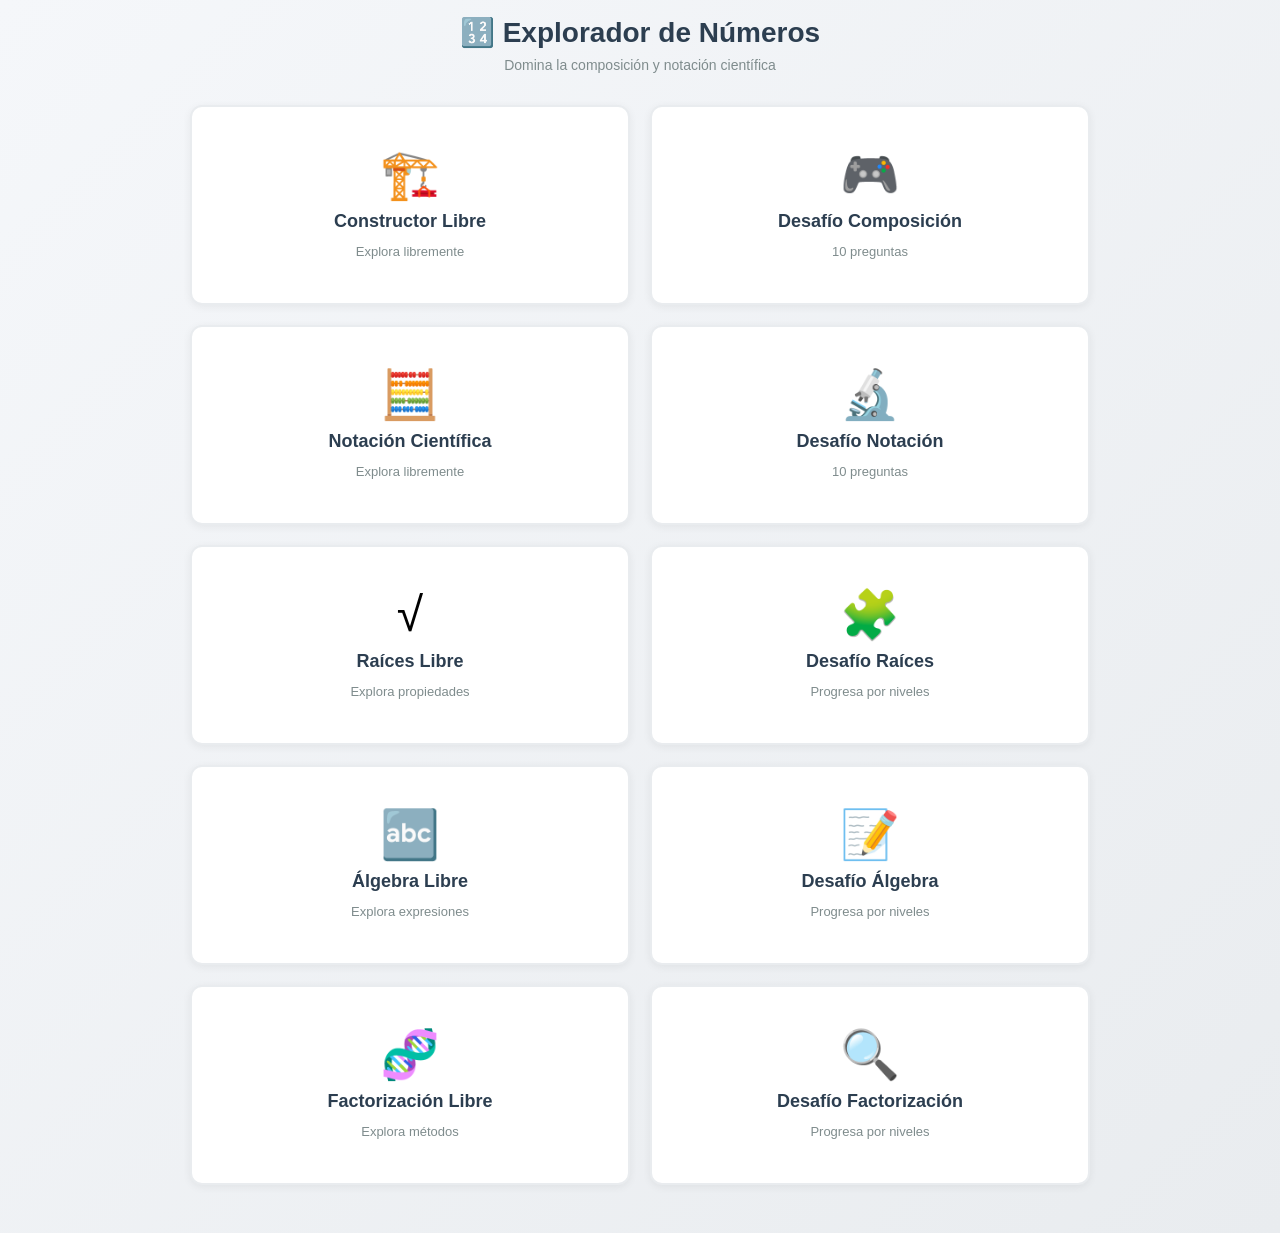
<file: index.html>
<!DOCTYPE html>
<html lang="es">
<head>
    <meta charset="UTF-8">
    <meta name="viewport" content="width=device-width, initial-scale=1.0">
    <title>Constructor de Números - Aprender a Componer</title>
    <link rel="stylesheet" href="./css/style.css?v=2">
</head>
<body>
    <div class="container">
        <header>
            <h1>🔢 Explorador de Números</h1>
            <p class="subtitle">Domina la composición y notación científica</p>
        </header>

        <!-- MENÚ PRINCIPAL -->
        <div id="mainMenu" class="main-menu active">
            <div class="menu-grid">
                <button class="menu-card" onclick="enterMode('compositionFree')">
                    <div class="menu-icon">🏗️</div>
                    <div class="menu-title">Constructor Libre</div>
                    <div class="menu-description">Explora libremente</div>
                </button>

                <button class="menu-card" onclick="enterMode('compositionGame')">
                    <div class="menu-icon">🎮</div>
                    <div class="menu-title">Desafío Composición</div>
                    <div class="menu-description">10 preguntas</div>
                </button>

                <button class="menu-card" onclick="enterMode('notationFree')">
                    <div class="menu-icon">🧮</div>
                    <div class="menu-title">Notación Científica</div>
                    <div class="menu-description">Explora libremente</div>
                </button>

                <button class="menu-card" onclick="enterMode('notationGame')">
                    <div class="menu-icon">🔬</div>
                    <div class="menu-title">Desafío Notación</div>
                    <div class="menu-description">10 preguntas</div>
                </button>

                <button class="menu-card" onclick="enterMode('rootsFree')">
                    <div class="menu-icon">√</div>
                    <div class="menu-title">Raíces Libre</div>
                    <div class="menu-description">Explora propiedades</div>
                </button>

                <button class="menu-card" onclick="enterMode('rootsGame')">
                    <div class="menu-icon">🧩</div>
                    <div class="menu-title">Desafío Raíces</div>
                    <div class="menu-description">Progresa por niveles</div>
                </button>

                <button class="menu-card" onclick="enterMode('algebraFree')">
                    <div class="menu-icon">🔤</div>
                    <div class="menu-title">Álgebra Libre</div>
                    <div class="menu-description">Explora expresiones</div>
                </button>

                <button class="menu-card" onclick="enterMode('algebraGame')">
                    <div class="menu-icon">📝</div>
                    <div class="menu-title">Desafío Álgebra</div>
                    <div class="menu-description">Progresa por niveles</div>
                </button>

                <button class="menu-card" onclick="enterMode('factorizationFree')">
                    <div class="menu-icon">🧬</div>
                    <div class="menu-title">Factorización Libre</div>
                    <div class="menu-description">Explora métodos</div>
                </button>

                <button class="menu-card" onclick="enterMode('factorizationGame')">
                    <div class="menu-icon">🔍</div>
                    <div class="menu-title">Desafío Factorización</div>
                    <div class="menu-description">Progresa por niveles</div>
                </button>
            </div>
        </div>

        <!-- MODO COMPOSICIÓN: Construir Libremente -->
        <div id="modoFree" class="mode-content">
        <!-- Selector de dinero -->
        <div class="section">
            <div class="section-title">📝 Elige cuántos billetes/monedas tienes</div>
            <div class="money-grid" id="moneyGrid"></div>
        </div>

        <!-- Visualización de columnas -->
        <div class="section columns-section" id="columnsSection">
            <div class="section-title">📊 Tu dinero apilado por columnas</div>
            <div class="columns-grid" id="columnsGrid"></div>
        </div>

        <!-- Total -->
        <div class="section">
            <div class="total-display" id="totalDisplay">
                <div class="total-label">Total de dinero</div>
                <div class="total-amount" id="totalAmount">$0</div>
                <div class="digit-breakdown" id="digitBreakdown"></div>
                <div class="zero-info" id="zeroInfo" style="display: none;">
                    <strong>ℹ️ Números en naranja = CEROS</strong>
                    Los lugares donde no hay dinero, ¡pero el lugar debe estar escrito!
                </div>
            </div>
        </div>

        <!-- Expresión matemática -->
        <div class="section expression-section" id="expressionSection">
            <div class="section-title">🔢 La expresión matemática</div>
            <div class="expression-box" id="expressionBox"></div>
        </div>

        <!-- Ejemplos -->
        <div class="section">
            <div class="section-title">⚡ Ejemplos rápidos</div>
            <div class="examples">
                <button class="example-btn" onclick="loadExample({1000000: 6, 100000: 8, 10000: 3, 1000: 8, 100: 0, 10: 1, 1: 2})">
                    Cargar: 6.838.012
                </button>
                <button class="example-btn" onclick="loadExample({1000000: 5, 100000: 0, 10000: 2, 1000: 0, 100: 7, 10: 0, 1: 3})">
                    Cargar: 5.020.703
                </button>
                <button class="example-btn" onclick="loadExample({1000000: 3, 100000: 4, 10000: 0, 1000: 5, 100: 0, 10: 0, 1: 8})">
                    Cargar: 3.405.008
                </button>
                <button class="example-btn clear-btn" onclick="resetAll()">
                    Limpiar todo
                </button>
            </div>
        </div>
        <div class="back-menu-btn-wrapper">
            <button class="back-btn" onclick="backToMenu()">← Volver al menú</button>
        </div>
        </div>

        <!-- MODO COMPOSICIÓN: Juego de Desafío -->
        <div id="compositionGameMode" class="mode-content">
            <!-- Pantalla de inicio del juego -->
            <div id="gameStart" class="game-panel">
                <div class="game-title">🎮 ¡Desafío de Números!</div>
                <p class="game-subtitle">Demuestra que sabes componer números correctamente</p>
                <div class="game-info">
                    <p>📋 <strong>10 preguntas</strong></p>
                    <p>🎯 Se presentará un número random</p>
                    <p>💰 Debes seleccionar la cantidad correcta de billetes/monedas</p>
                    <p>⚠️ Hay preguntas especiales sobre <strong>ceros</strong> (posiciones vacías)</p>
                </div>
                <button class="game-start-btn" onclick="startGame()">¡Empezar el desafío!</button>
            </div>

            <!-- Pantalla de juego -->
            <div id="gamePlay" class="game-panel" style="display:none;">
                <div class="game-header">
                    <div class="game-progress-panel">
                        <div class="game-progress">Pregunta <span id="questionNum">1</span> de 10</div>
                        <div class="progress-track" aria-label="Progreso del reto">
                            <div id="gameProgressFill" class="progress-fill"></div>
                        </div>
                    </div>
                    <div class="game-score-panel">
                        <div class="game-score">Puntuación: <span id="gameScoreDisplay">0</span>/10</div>
                        <div class="game-stats">
                            <span id="gameComboBadge" class="stat-pill">Combo x1</span>
                            <span id="gameStreakBadge" class="stat-pill">Racha 0</span>
                            <span id="gameLevelBadge" class="stat-pill level-pill">Nivel 1</span>
                        </div>
                    </div>
                </div>

                <div class="question-help-row">
                    <button class="help-icon" title="Ver ayuda del ejercicio" aria-label="Ver ayuda del ejercicio de composición" onclick="ChallengeUI.showChallengeHelp('game', getCompositionHelpContext())">💡</button>
                </div>
                <div class="game-question-box">
                    <div class="game-prompt">Compón este número:</div>
                    <div class="game-number" id="gameNumber">0</div>
                    <div id="gameHint" class="game-hint" style="display:none;"></div>
                </div>

                <div class="game-money-grid" id="gameMoney"></div>
                <div class="composition-options" id="compositionOptions" style="display:none;"></div>

                <div class="game-actions">
                    <button class="game-btn cancel-btn" onclick="cancelGame()">Cancelar juego</button>
                    <button class="game-btn submit-btn" id="submitBtn" onclick="checkAnswer()">Verificar respuesta</button>
                </div>
            </div>

            <!-- Pantalla de resultado final -->
            <div id="gameEnd" class="game-panel" style="display:none;">
                <div class="game-title">¡Juego Finalizado!</div>
                <div class="final-score">
                    <div class="score-big" id="finalScore">0</div>
                    <div class="score-text">de 10 preguntas correctas</div>
                </div>
                <div id="finalMessage" class="final-message"></div>
                <div class="game-actions">
                    <button class="game-btn" onclick="backToMenu()">← Volver al menú</button>
                    <button class="game-btn" onclick="startGame()">Jugar de nuevo</button>
                </div>
            </div>
        </div>

        <!-- MODO NOTACIÓN: Exploración Libre -->
        <div id="notationFreeMode" class="mode-content">
            <div class="section">
                <div class="section-title">🧮 Notación Científica Libre</div>
                
                <div class="notation-input-section">
                    <div class="input-group">
                        <label for="numberInput">Ingresa un número:</label>
                        <input type="text" id="numberInput" placeholder="ej: 470000000 o 0.0000000065" class="notation-input">
                        <button class="btn-primary" onclick="processNotationNumber()">Convertir</button>
                    </div>
                    <div class="input-divider">O</div>
                    <button class="btn-secondary" onclick="randomNotationNumber()">📊 Número Aleatorio</button>
                </div>

                <div id="notationResult" class="notation-result" style="display:none;">
                    <div class="notation-step">
                        <div class="step-label">📍 Paso 1: Número original</div>
                        <div class="step-value" id="notationStep1"></div>
                    </div>

                    <div class="notation-step">
                        <div class="step-label">📍 Paso 2: Mover la coma</div>
                        <div class="step-value" id="notationStep2"></div>
                        <div class="step-info" id="notationSpaces"></div>
                    </div>

                    <div class="notation-step result-box">
                        <div class="step-label">✨ Resultado: Notación Científica</div>
                        <div class="notation-formula" id="notationFormula"></div>
                    </div>
                </div>

                <div id="notationExamples" class="notation-examples">
                    <div class="section-title">⚡ Ejemplos rápidos</div>
                    <div class="examples-flex">
                        <button class="notation-example-btn" onclick="loadNotationExample(470000000)">
                            470,000,000<br><span class="small-text">= 4.7 × 10⁸</span>
                        </button>
                        <button class="notation-example-btn" onclick="loadNotationExample(0.0000000065)">
                            0.0000000065<br><span class="small-text">= 6.5 × 10⁻⁹</span>
                        </button>
                        <button class="notation-example-btn" onclick="loadNotationExample(5980000000000000000000000)">
                            Masa Tierra<br><span class="small-text">= 5.98 × 10²⁴ kg</span>
                        </button>
                        <button class="notation-example-btn" onclick="loadNotationExample(0.00008)">
                            Altura pulga<br><span class="small-text">= 8 × 10⁻⁵ m</span>
                        </button>
                    </div>
                </div>
            </div>

            <div class="back-menu-btn-wrapper">
                <button class="back-btn" onclick="backToMenu()">← Volver al menú</button>
            </div>
        </div>

        <!-- MODO NOTACIÓN: Desafío -->
        <div id="notationGameMode" class="mode-content">
            <!-- Pantalla de inicio del desafío de notación -->
            <div id="notationGameStart" class="game-panel">
                <div class="game-title">🔬 ¡Desafío Notación Científica!</div>
                <p class="game-subtitle">Convierte números a notación científica o al revés</p>
                <div class="game-info">
                    <p>📋 <strong>10 preguntas</strong></p>
                    <p>🔢 Números grandes y pequeños</p>
                    <p>🔄 Dos tipos: convertir número O escribir resultado</p>
                    <p>⚡ Demuestra lo que aprendiste</p>
                </div>
                <button class="game-start-btn" onclick="startNotationGame()">¡Empezar el desafío!</button>
            </div>

            <!-- Pantalla de juego de notación -->
            <div id="notationGamePlay" class="game-panel" style="display:none;">
                <div class="game-header">
                    <div class="game-progress-panel">
                        <div class="game-progress">Pregunta <span id="notationQuestionNum">1</span> de 10</div>
                        <div class="progress-track" aria-label="Progreso del reto de notación">
                            <div id="notationProgressFill" class="progress-fill"></div>
                        </div>
                    </div>
                    <div class="game-score-panel">
                        <div class="game-score">Puntuación: <span id="notationScoreDisplay">0</span>/10</div>
                        <div class="game-stats">
                            <span id="notationComboBadge" class="stat-pill">Combo x1</span>
                            <span id="notationStreakBadge" class="stat-pill">Racha 0</span>
                            <span id="notationLevelBadge" class="stat-pill level-pill">Nivel 1</span>
                        </div>
                    </div>
                </div>

                <div class="question-help-row">
                    <button class="help-icon" title="Ver ayuda del ejercicio" aria-label="Ver ayuda del ejercicio de notación científica" onclick="ChallengeUI.showChallengeHelp('notation', getNotationHelpContext())">💡</button>
                </div>
                <div class="game-question-box">
                    <div class="game-prompt" id="notationPrompt"></div>
                    <div class="game-number" id="notationNumber">0</div>
                </div>

                <div id="notationInputArea" class="notation-input-area"></div>

                <div class="game-actions">
                    <button class="game-btn cancel-btn" onclick="cancelNotationGame()">Cancelar juego</button>
                    <button class="game-btn submit-btn" id="notationSubmitBtn" onclick="checkNotationAnswer()">Verificar respuesta</button>
                </div>
            </div>

            <!-- Pantalla de resultado final de notación -->
            <div id="notationGameEnd" class="game-panel" style="display:none;">
                <div class="game-title">¡Juego Finalizado!</div>
                <div class="final-score">
                    <div class="score-big" id="notationFinalScore">0</div>
                    <div class="score-text">de 10 preguntas correctas</div>
                </div>
                <div id="notationFinalMessage" class="final-message"></div>
                <div class="game-actions">
                    <button class="game-btn" onclick="backToMenu()">← Volver al menú</button>
                    <button class="game-btn" onclick="startNotationGame()">Jugar de nuevo</button>
                </div>
            </div>
        </div>

        <!-- MODO RAÍCES: Exploración libre -->
        <div id="rootsFreeMode" class="mode-content">
            <div class="section">
                <div class="section-title">√ Explorador de raíces</div>
                <div class="notation-input-section">
                    <div class="root-operation-picker">
                        <label for="rootOperationSelect">¿Qué quieres explorar?</label>
                        <select id="rootOperationSelect" class="notation-input" onchange="updateRootExplorerFields()">
                            <optgroup label="Operaciones básicas">
                                <option value="calculate">Calcular una raíz</option>
                                <option value="simplify">Simplificar un radical</option>
                                <option value="combine">Multiplicar raíces</option>
                                <option value="quotient">Dividir raíces</option>
                            </optgroup>
                            <optgroup label="Propiedades">
                                <option value="nested">Raíz de una raíz</option>
                                <option value="power">Raíz de una potencia</option>
                                <option value="amplification">Amplificar un radical</option>
                            </optgroup>
                            <optgroup label="Radicales semejantes">
                                <option value="like">Sumar radicales semejantes</option>
                                <option value="subtract">Restar radicales semejantes</option>
                            </optgroup>
                            <optgroup label="Fracciones">
                                <option value="rationalize">Racionalizar una fracción</option>
                                <option value="conjugate">Racionalizar con conjugado</option>
                            </optgroup>
                            <optgroup label="Aplicaciones">
                                <option value="applied">Problema aplicado</option>
                                <option value="equation">Ecuación irracional</option>
                            </optgroup>
                        </select>
                    </div>
                    <input type="hidden" id="rootRepresentationSelect" value="concrete">
                    <div class="root-explorer-fields" data-root-fields="calculate">
                        <label for="rootIndexInput">Índice:</label><input type="number" id="rootIndexInput" class="notation-input" min="2" value="2">
                        <label for="rootRadicandInput">Radicando:</label><input type="number" id="rootRadicandInput" class="notation-input" value="25">
                    </div>
                    <div class="root-explorer-fields" data-root-fields="simplify" hidden>
                        <label for="rootFirstInput">Radicando:</label><input type="number" id="rootFirstInput" class="notation-input" min="1" value="72">
                    </div>
                    <div class="root-explorer-fields" data-root-fields="combine" hidden>
                        <label for="rootCombineFirstInput">Primer radicando:</label><input type="number" id="rootCombineFirstInput" class="notation-input" min="1" value="2">
                        <label for="rootCombineSecondInput">Segundo radicando:</label><input type="number" id="rootCombineSecondInput" class="notation-input" min="1" value="8">
                    </div>
                    <div class="root-explorer-fields" data-root-fields="like" hidden>
                        <label for="rootLikeFirstInput">Primer coeficiente:</label><input type="number" id="rootLikeFirstInput" class="notation-input" min="0" value="2">
                        <label for="rootLikeSecondInput">Segundo coeficiente:</label><input type="number" id="rootLikeSecondInput" class="notation-input" min="0" value="5">
                        <label for="rootLikeRadicandInput">Radicando:</label><input type="number" id="rootLikeRadicandInput" class="notation-input" min="1" value="3">
                    </div>
                    <div class="root-explorer-fields" data-root-fields="rationalize" hidden>
                        <label for="rootRationalizeInput">Radicando del denominador:</label><input type="number" id="rootRationalizeInput" class="notation-input" min="2" value="3">
                    </div>
                    <div class="root-explorer-fields" data-root-fields="quotient" hidden>
                        <label for="rootQuotientFirstInput">Primer radicando:</label><input type="number" id="rootQuotientFirstInput" class="notation-input" min="1" value="12">
                        <label for="rootQuotientSecondInput">Segundo radicando:</label><input type="number" id="rootQuotientSecondInput" class="notation-input" min="1" value="3">
                    </div>
                    <div class="root-explorer-fields" data-root-fields="nested" hidden>
                        <label for="rootNestedInput">Radicando:</label><input type="number" id="rootNestedInput" class="notation-input" min="1" value="64">
                    </div>
                    <div class="root-explorer-fields" data-root-fields="power" hidden>
                        <label for="rootPowerInput">Base:</label><input type="number" id="rootPowerInput" class="notation-input" min="1" value="6">
                    </div>
                    <div class="root-explorer-fields" data-root-fields="amplification" hidden>
                        <label for="rootAmplificationInput">Radicando:</label><input type="number" id="rootAmplificationInput" class="notation-input" min="2" value="2">
                    </div>
                    <div class="root-explorer-fields" data-root-fields="subtract" hidden>
                        <label for="rootSubtractFirstInput">Primer coeficiente:</label><input type="number" id="rootSubtractFirstInput" class="notation-input" min="0" value="7">
                        <label for="rootSubtractSecondInput">Segundo coeficiente:</label><input type="number" id="rootSubtractSecondInput" class="notation-input" min="0" value="2">
                        <label for="rootSubtractRadicandInput">Radicando:</label><input type="number" id="rootSubtractRadicandInput" class="notation-input" min="1" value="3">
                    </div>
                    <div class="root-explorer-fields" data-root-fields="conjugate" hidden>
                        <span class="root-operation-example">1/(√2 + √3)</span>
                    </div>
                    <div class="root-explorer-fields" data-root-fields="applied" hidden>
                        <label for="rootAreaInput">Área del cuadrado:</label><input type="number" id="rootAreaInput" class="notation-input" min="1" value="49">
                    </div>
                    <div class="root-explorer-fields" data-root-fields="equation" hidden>
                        <label for="rootEquationInput">Valor de la raíz:</label><input type="number" id="rootEquationInput" class="notation-input" min="1" value="5">
                    </div>
                    <div class="root-explorer-actions">
                        <button class="btn-primary" id="rootNextStepButton" onclick="advanceRootExplorer()">Comenzar explicación</button>
                    </div>
                </div>
                <div id="rootFreeResult" class="notation-result root-result">
                    Escribe un índice y un radicando para comenzar.
                </div>
            </div>
            <div class="section">
                <div class="section-title">Conceptos clave</div>
                <div class="root-definition-grid">
                    <button class="root-concept-card selected" data-concept-id="real" onclick="selectRootConcept('real')"><span>√</span><strong>Raíz real</strong><small>Definición y cálculo</small></button>
                    <button class="root-concept-card" data-concept-id="existence" onclick="selectRootConcept('existence')"><span>∃</span><strong>Existencia</strong><small>Cuándo es real</small></button>
                    <button class="root-concept-card" data-concept-id="properties" onclick="selectRootConcept('properties')"><span>×</span><strong>Propiedades</strong><small>Producto y cociente</small></button>
                    <button class="root-concept-card" data-concept-id="simplify" onclick="selectRootConcept('simplify')"><span>↘</span><strong>Simplificación</strong><small>Extraer factores</small></button>
                    <button class="root-concept-card" data-concept-id="rationalize" onclick="selectRootConcept('rationalize')"><span>⅟</span><strong>Racionalización</strong><small>Eliminar raíces abajo</small></button>
                </div>
                <div class="root-concept-detail">
                    <h3 id="rootConceptTitle">Raíz real</h3>
                    <p id="rootConceptText"></p>
                    <div class="root-concept-example" id="rootConceptExample"></div>
                    <ol id="rootConceptSteps" class="root-concept-steps"></ol>
                </div>
            </div>
            <div class="back-menu-btn-wrapper"><button class="back-btn" onclick="backToMenu()">← Volver al menú</button></div>
        </div>

        <!-- MODO RAÍCES: Desafío -->
        <div id="rootsGameMode" class="mode-content">
            <div id="rootsGameStart" class="game-panel">
                <div class="game-title">√ Desafío de raíces</div>
                <p class="game-subtitle">Practica definiciones, propiedades, simplificación y racionalización.</p>
                <div class="game-info"><p>📋 <strong>10 preguntas</strong></p><p>📈 El nivel sube con tu progreso</p><p>🧠 Cada respuesta incluye una explicación</p></div>
                <button class="game-start-btn" onclick="startRootsGame()">¡Empezar el desafío!</button>
            </div>
            <div id="rootsGamePlay" class="game-panel" style="display:none;">
                <div class="game-header">
                    <div class="game-progress-panel"><div class="game-progress">Pregunta <span id="rootsQuestionNum">1</span> de 10</div><div class="progress-track"><div id="rootsProgressFill" class="progress-fill"></div></div></div>
                    <div class="game-score-panel"><div class="game-score">Puntuación: <span id="rootsScoreDisplay">0</span>/10</div><div class="game-stats"><span id="rootsComboBadge" class="stat-pill">Combo x1</span><span id="rootsStreakBadge" class="stat-pill">Racha 0</span><span id="rootsLevelBadge" class="stat-pill level-pill">Nivel 1</span></div></div>
                </div>
                <div class="question-help-row"><button class="help-icon" title="Ver ayuda del ejercicio" aria-label="Ver ayuda del ejercicio de raíces" onclick="ChallengeUI.showChallengeHelp('roots', getRootsHelpContext())">💡</button></div>
                <div class="game-question-box"><div class="game-prompt" id="rootsPrompt"></div></div>
                <div class="composition-options" id="rootsOptions"></div>
                <div class="game-actions"><button class="game-btn cancel-btn" onclick="cancelRootsGame()">Cancelar juego</button><button class="game-btn submit-btn" onclick="checkRootsAnswer()">Verificar respuesta</button></div>
            </div>
            <div id="rootsGameEnd" class="game-panel" style="display:none;">
                <div class="game-title">¡Desafío terminado!</div><div class="final-score"><div class="score-big" id="rootsFinalScore">0</div><div class="score-text">de 10 preguntas correctas</div></div><div id="rootsFinalMessage" class="final-message"></div>
                <div class="game-actions"><button class="game-btn" onclick="backToMenu()">← Volver al menú</button><button class="game-btn" onclick="startRootsGame()">Jugar de nuevo</button></div>
            </div>
        </div>

        <!-- MODO ÁLGEBRA: Exploración libre -->
        <div id="algebraFreeMode" class="mode-content">
            <div class="section">
                <div class="section-title">🔤 Taller de álgebra</div>
                <div class="notation-input-section">
                    <div class="root-operation-picker">
                        <label for="algebraOperationSelect">¿Qué quieres explorar?</label>
                        <select id="algebraOperationSelect" class="notation-input" onchange="updateAlgebraExplorerFields()">
                            <optgroup label="Fundamentos">
                                <option value="translate">Traducir del español al álgebra</option>
                                <option value="evaluate">Valorizar una expresión</option>
                            </optgroup>
                            <optgroup label="Operaciones">
                                <option value="simplify">Reducir términos semejantes</option>
                            </optgroup>
                        </select>
                    </div>
                    <div class="root-explorer-fields" data-algebra-fields="translate">
                        <span class="root-operation-example">«El doble de un número»</span>
                    </div>
                    <div class="root-explorer-fields" data-algebra-fields="evaluate" hidden>
                        <label for="algebraEvaluateExpressionInput">Expresión:</label><input type="text" id="algebraEvaluateExpressionInput" class="notation-input" value="3x + 5">
                        <label for="algebraEvaluateValueInput">Valor de x:</label><input type="number" id="algebraEvaluateValueInput" class="notation-input" value="2">
                    </div>
                    <div class="root-explorer-fields" data-algebra-fields="simplify" hidden>
                        <label for="algebraSimplifyAInput">Primer coeficiente:</label><input type="number" id="algebraSimplifyAInput" class="notation-input" value="5">
                        <label for="algebraSimplifyBInput">Segundo coeficiente:</label><input type="number" id="algebraSimplifyBInput" class="notation-input" value="3">
                    </div>
                    <div class="root-explorer-actions">
                        <button class="btn-primary" id="algebraNextStepButton" onclick="advanceAlgebraExplorer()">Comenzar explicación</button>
                    </div>
                </div>
                <div id="algebraFreeResult" class="notation-result root-result">
                    Elige una operación para comenzar.
                </div>
            </div>
            <div class="section">
                <div class="section-title">Conceptos clave</div>
                <div class="root-definition-grid" id="algebraConceptGrid"></div>
                <div class="root-concept-detail">
                    <h3 id="algebraConceptTitle">Lenguaje algebraico</h3>
                    <p id="algebraConceptText"></p>
                    <div class="root-concept-example" id="algebraConceptExample"></div>
                    <ol id="algebraConceptSteps" class="root-concept-steps"></ol>
                </div>
            </div>
            <div class="back-menu-btn-wrapper"><button class="back-btn" onclick="backToMenu()">← Volver al menú</button></div>
        </div>

        <!-- MODO ÁLGEBRA: Desafío -->
        <div id="algebraGameMode" class="mode-content">
            <div id="algebraGameStart" class="game-panel">
                <div class="game-title">🔤 Desafío de álgebra</div>
                <p class="game-subtitle">Practica traducción, valorización y reducción de términos.</p>
                <div class="game-info"><p>📋 <strong>10 preguntas</strong></p><p>📈 El nivel sube con tu progreso</p><p>🧠 Cada respuesta incluye una explicación</p></div>
                <button class="game-start-btn" onclick="startAlgebraGame()">¡Empezar el desafío!</button>
            </div>
            <div id="algebraGamePlay" class="game-panel" style="display:none;">
                <div class="game-header">
                    <div class="game-progress-panel"><div class="game-progress">Pregunta <span id="algebraQuestionNum">1</span> de 10</div><div class="progress-track"><div id="algebraProgressFill" class="progress-fill"></div></div></div>
                    <div class="game-score-panel"><div class="game-score">Puntuación: <span id="algebraScoreDisplay">0</span>/10</div><div class="game-stats"><span id="algebraComboBadge" class="stat-pill">Combo x1</span><span id="algebraStreakBadge" class="stat-pill">Racha 0</span><span id="algebraLevelBadge" class="stat-pill level-pill">Nivel 1</span></div></div>
                </div>
                <div class="question-help-row"><button class="help-icon" title="Ver ayuda del ejercicio" aria-label="Ver ayuda del ejercicio de álgebra" onclick="ChallengeUI.showChallengeHelp('algebra', getAlgebraHelpContext())">💡</button></div>
                <div class="game-question-box"><div class="game-prompt" id="algebraPrompt"></div></div>
                <div class="composition-options" id="algebraOptions"></div>
                <div class="game-actions"><button class="game-btn cancel-btn" onclick="cancelAlgebraGame()">Cancelar juego</button><button class="game-btn submit-btn" onclick="checkAlgebraAnswer()">Verificar respuesta</button></div>
            </div>
            <div id="algebraGameEnd" class="game-panel" style="display:none;">
                <div class="game-title">¡Desafío terminado!</div><div class="final-score"><div class="score-big" id="algebraFinalScore">0</div><div class="score-text">de 10 preguntas correctas</div></div><div id="algebraFinalMessage" class="final-message"></div>
                <div class="game-actions"><button class="game-btn" onclick="backToMenu()">← Volver al menú</button><button class="game-btn" onclick="startAlgebraGame()">Jugar de nuevo</button></div>
            </div>
        </div>

        <!-- MODO FACTORIZACIÓN: Exploración libre -->
        <div id="factorizationFreeMode" class="mode-content">
            <div class="section">
                <div class="section-title">🧬 Taller de factorización</div>
                <div class="notation-input-section">
                    <div class="root-operation-picker">
                        <label for="factorizationOperationSelect">¿Qué quieres explorar?</label>
                        <select id="factorizationOperationSelect" class="notation-input" onchange="updateFactorizationExplorerFields()">
                            <optgroup label="Métodos básicos">
                                <option value="commonFactor">Extraer factor común</option>
                            </optgroup>
                            <optgroup label="Trinomios">
                                <option value="perfectTrinomial">Trinomio cuadrado perfecto</option>
                                <option value="trialError">Ensayo y error</option>
                            </optgroup>
                        </select>
                    </div>
                    <div class="root-explorer-fields" data-factorization-fields="commonFactor">
                        <label for="factorizationCommonAInput">Primer coeficiente:</label><input type="number" id="factorizationCommonAInput" class="notation-input" min="1" value="6">
                        <label for="factorizationCommonBInput">Segundo coeficiente:</label><input type="number" id="factorizationCommonBInput" class="notation-input" min="1" value="6">
                    </div>
                    <div class="root-explorer-fields" data-factorization-fields="perfectTrinomial" hidden>
                        <label for="factorizationPerfectRootInput">Raíz del binomio:</label><input type="number" id="factorizationPerfectRootInput" class="notation-input" min="2" value="2">
                    </div>
                    <div class="root-explorer-fields" data-factorization-fields="trialError" hidden>
                        <label for="factorizationTrialNInput">Primer número:</label><input type="number" id="factorizationTrialNInput" class="notation-input" min="1" value="2">
                        <label for="factorizationTrialMInput">Segundo número:</label><input type="number" id="factorizationTrialMInput" class="notation-input" min="1" value="3">
                    </div>
                    <div class="root-explorer-actions">
                        <button class="btn-primary" id="factorizationNextStepButton" onclick="advanceFactorizationExplorer()">Comenzar explicación</button>
                    </div>
                </div>
                <div id="factorizationFreeResult" class="notation-result root-result">
                    Elige una operación para comenzar.
                </div>
            </div>
            <div class="section">
                <div class="section-title">Conceptos clave</div>
                <div class="root-definition-grid" id="factorizationConceptGrid"></div>
                <div class="root-concept-detail">
                    <h3 id="factorizationConceptTitle">Factor común</h3>
                    <p id="factorizationConceptText"></p>
                    <div class="root-concept-example" id="factorizationConceptExample"></div>
                    <ol id="factorizationConceptSteps" class="root-concept-steps"></ol>
                </div>
            </div>
            <div class="back-menu-btn-wrapper"><button class="back-btn" onclick="backToMenu()">← Volver al menú</button></div>
        </div>

        <!-- MODO FACTORIZACIÓN: Desafío -->
        <div id="factorizationGameMode" class="mode-content">
            <div id="factorizationGameStart" class="game-panel">
                <div class="game-title">🧬 Desafío de factorización</div>
                <p class="game-subtitle">Practica factor común, agrupación y trinomios.</p>
                <div class="game-info"><p>📋 <strong>10 preguntas</strong></p><p>📈 El nivel sube con tu progreso</p><p>🧠 Cada respuesta incluye una explicación</p></div>
                <button class="game-start-btn" onclick="startFactorizationGame()">¡Empezar el desafío!</button>
            </div>
            <div id="factorizationGamePlay" class="game-panel" style="display:none;">
                <div class="game-header">
                    <div class="game-progress-panel"><div class="game-progress">Pregunta <span id="factorizationQuestionNum">1</span> de 10</div><div class="progress-track"><div id="factorizationProgressFill" class="progress-fill"></div></div></div>
                    <div class="game-score-panel"><div class="game-score">Puntuación: <span id="factorizationScoreDisplay">0</span>/10</div><div class="game-stats"><span id="factorizationComboBadge" class="stat-pill">Combo x1</span><span id="factorizationStreakBadge" class="stat-pill">Racha 0</span><span id="factorizationLevelBadge" class="stat-pill level-pill">Nivel 1</span></div></div>
                </div>
                <div class="question-help-row"><button class="help-icon" title="Ver ayuda del ejercicio" aria-label="Ver ayuda del ejercicio de factorización" onclick="ChallengeUI.showChallengeHelp('factorization', getFactorizationHelpContext())">💡</button></div>
                <div class="game-question-box"><div class="game-prompt" id="factorizationPrompt"></div></div>
                <div class="composition-options" id="factorizationOptions"></div>
                <div class="game-actions"><button class="game-btn cancel-btn" onclick="cancelFactorizationGame()">Cancelar juego</button><button class="game-btn submit-btn" onclick="checkFactorizationAnswer()">Verificar respuesta</button></div>
            </div>
            <div id="factorizationGameEnd" class="game-panel" style="display:none;">
                <div class="game-title">¡Desafío terminado!</div><div class="final-score"><div class="score-big" id="factorizationFinalScore">0</div><div class="score-text">de 10 preguntas correctas</div></div><div id="factorizationFinalMessage" class="final-message"></div>
                <div class="game-actions"><button class="game-btn" onclick="backToMenu()">← Volver al menú</button><button class="game-btn" onclick="startFactorizationGame()">Jugar de nuevo</button></div>
            </div>
        </div>

        <!-- Modal de retroalimentación -->
        <div id="feedbackModal" class="feedback-modal" style="display:none;">
            <div class="feedback-content">
                <div class="feedback-icon" id="feedbackIcon"></div>
                <div class="feedback-title" id="feedbackTitle"></div>
                <div class="feedback-message" id="feedbackMessage"></div>
                <div id="feedbackExpression" class="feedback-expression" style="display:none;"></div>
                <button class="feedback-btn" onclick="closeFeedback()">Continuar</button>
            </div>
        </div>

        <div id="confettiLayer" class="confetti-layer" aria-hidden="true"></div>
        <div id="comboBurst" class="combo-burst" aria-live="polite"></div>

        <!-- Modal de confirmación -->
        <div id="confirmModal" class="feedback-modal" style="display:none;">
            <div class="feedback-content">
                <div class="feedback-title" id="confirmTitle">¿Estás seguro?</div>
                <div class="feedback-message" id="confirmMessage">¿Quieres abandonar el desafío?</div>
                <div class="confirm-actions">
                    <button class="confirm-btn cancel" onclick="closeConfirm()">Continuar jugando</button>
                    <button class="confirm-btn accept" onclick="confirmCancel()">Volver al menú</button>
                </div>
            </div>
        </div>
    </div>

    <script src="./js/config.js"></script>
    <script src="./js/storage.js"></script>
    <script src="./js/composition-core.js"></script>
    <script src="./js/math-display.js"></script>
    <script src="./js/notation-core.js"></script>
    <script src="./js/challenge-ui.js"></script>
    <script src="./js/question-kit.js"></script>
    <script src="./js/roots-core.js"></script>
    <script src="./js/algebra-core.js"></script>
    <script src="./js/factorization-core.js"></script>
    <script src="./js/script.js"></script>
    <script src="./js/roots.js"></script>
    <script src="./js/algebra.js"></script>
    <script src="./js/factorization.js"></script>
</body>
</html>
</file>
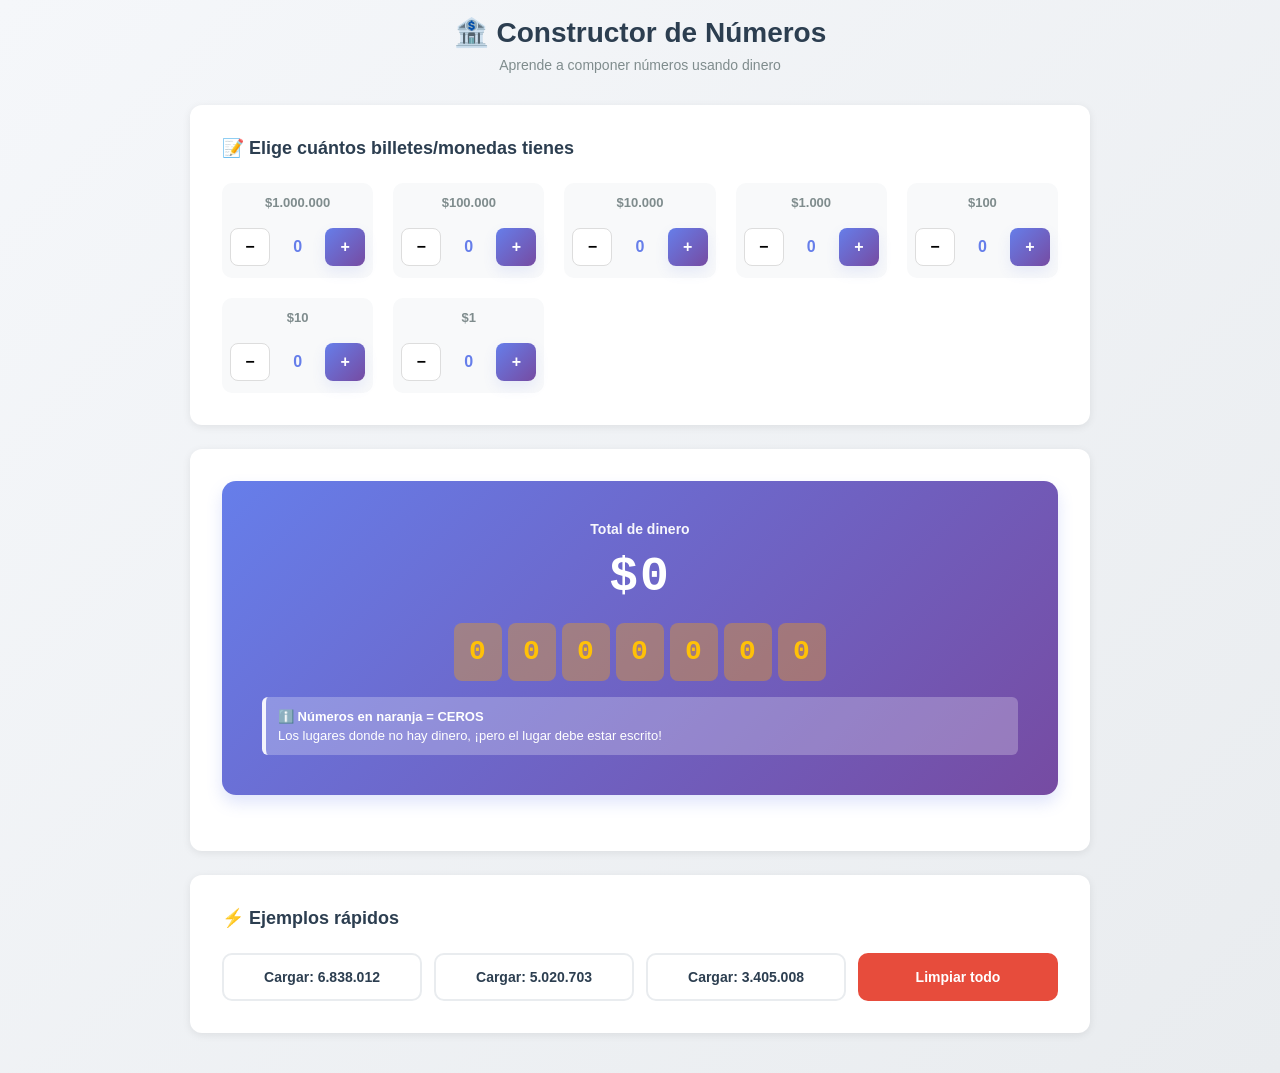
<file: numero-constructor-full.html>
<!DOCTYPE html>
<html lang="es">
<head>
    <meta charset="UTF-8">
    <meta name="viewport" content="width=device-width, initial-scale=1.0">
    <title>Constructor de Números - Aprender a Componer</title>
    <link rel="stylesheet" href="./css/style.css">
</head>
<body>
    <div class="container">
        <header>
            <h1>🏦 Constructor de Números</h1>
            <p class="subtitle">Aprende a componer números usando dinero</p>
        </header>

        <!-- Selector de dinero -->
        <div class="section">
            <div class="section-title">📝 Elige cuántos billetes/monedas tienes</div>
            <div class="money-grid" id="moneyGrid"></div>
        </div>

        <!-- Visualización de columnas -->
        <div class="section columns-section" id="columnsSection">
            <div class="section-title">📊 Tu dinero apilado por columnas</div>
            <div class="columns-grid" id="columnsGrid"></div>
        </div>

        <!-- Total -->
        <div class="section">
            <div class="total-display" id="totalDisplay">
                <div class="total-label">Total de dinero</div>
                <div class="total-amount" id="totalAmount">$0</div>
                <div class="digit-breakdown" id="digitBreakdown"></div>
                <div class="zero-info" id="zeroInfo" style="display: none;">
                    <strong>ℹ️ Números en naranja = CEROS</strong>
                    Los lugares donde no hay dinero, ¡pero el lugar debe estar escrito!
                </div>
            </div>
        </div>

        <!-- Expresión matemática -->
        <div class="section expression-section" id="expressionSection">
            <div class="section-title">🔢 La expresión matemática</div>
            <div class="expression-box" id="expressionBox"></div>
        </div>

        <!-- Ejemplos -->
        <div class="section">
            <div class="section-title">⚡ Ejemplos rápidos</div>
            <div class="examples">
                <button class="example-btn" onclick="loadExample({1000000: 6, 100000: 8, 10000: 3, 1000: 8, 100: 0, 10: 1, 1: 2})">
                    Cargar: 6.838.012
                </button>
                <button class="example-btn" onclick="loadExample({1000000: 5, 100000: 0, 10000: 2, 1000: 0, 100: 7, 10: 0, 1: 3})">
                    Cargar: 5.020.703
                </button>
                <button class="example-btn" onclick="loadExample({1000000: 3, 100000: 4, 10000: 0, 1000: 5, 100: 0, 10: 0, 1: 8})">
                    Cargar: 3.405.008
                </button>
                <button class="example-btn clear-btn" onclick="resetAll()">
                    Limpiar todo
                </button>
            </div>
        </div>
    </div>

    <script>
        const denominations = [
            { value: 1000000, name: 'Millones', color: 'color-green' },
            { value: 100000, name: 'CienMiles', color: 'color-blue' },
            { value: 10000, name: 'DiezMiles', color: 'color-coral' },
            { value: 1000, name: 'Miles', color: 'color-purple' },
            { value: 100, name: 'Centenas', color: 'color-amber' },
            { value: 10, name: 'Decenas', color: 'color-red' },
            { value: 1, name: 'Unidades', color: 'color-lime' }
        ];

        let state = {
            1000000: 0,
            100000: 0,
            10000: 0,
            1000: 0,
            100: 0,
            10: 0,
            1: 0
        };

        function render() {
            renderMoney();
            renderColumns();
            renderTotal();
            renderExpression();
        }

        function renderMoney() {
            const grid = document.getElementById('moneyGrid');
            grid.innerHTML = '';

            denominations.forEach(denom => {
                const count = state[denom.value];
                const html = `
                    <div class="money-item">
                        <div class="money-value-label">$${denom.value.toLocaleString('es-CL')}</div>
                        <div class="money-controls">
                            <button class="control-btn" onclick="changeMoney(${denom.value}, -1)">−</button>
                            <span class="count-display">${count}</span>
                            <button class="control-btn add-btn" onclick="changeMoney(${denom.value}, 1)">+</button>
                        </div>
                    </div>
                `;
                grid.innerHTML += html;
            });
        }

        function renderColumns() {
            const total = getTotal();
            const columnsSection = document.getElementById('columnsSection');
            const columnsGrid = document.getElementById('columnsGrid');

            if (total === 0) {
                columnsSection.classList.remove('active');
                return;
            }

            columnsSection.classList.add('active');
            columnsGrid.innerHTML = '';

            const totalStr = total.toString().padStart(7, '0');

            denominations.forEach((denom, idx) => {
                const count = state[denom.value];
                const digit = totalStr[idx];
                const isZero = digit === '0';

                let coinsHtml = '';
                for (let i = 0; i < count; i++) {
                    coinsHtml += `<div class="coin ${denom.color}"></div>`;
                }

                const html = `
                    <div class="column">
                        <div class="stack">${coinsHtml}</div>
                        <div class="column-count">${count}</div>
                        <div class="column-label">${denom.name}</div>
                    </div>
                `;
                columnsGrid.innerHTML += html;
            });
        }

        function renderTotal() {
            const total = getTotal();
            const totalStr = total.toString().padStart(7, '0');

            document.getElementById('totalAmount').textContent = '$' + total.toLocaleString('es-CL');

            let digitHtml = '';
            let hasZero = false;

            totalStr.split('').forEach(digit => {
                const isZero = digit === '0';
                if (isZero) hasZero = true;
                const cls = isZero ? 'zero' : '';
                digitHtml += `<div class="digit ${cls}">${digit}</div>`;
            });

            document.getElementById('digitBreakdown').innerHTML = digitHtml;
            document.getElementById('zeroInfo').style.display = hasZero ? 'block' : 'none';
        }

        function renderExpression() {
            const total = getTotal();
            const expressionSection = document.getElementById('expressionSection');
            const expressionBox = document.getElementById('expressionBox');

            if (total === 0) {
                expressionSection.classList.remove('active');
                return;
            }

            expressionSection.classList.add('active');

            const termColorMap = {
                1000000: 'term-green',
                100000: 'term-blue',
                10000: 'term-coral',
                1000: 'term-purple',
                100: 'term-amber',
                10: 'term-red',
                1: 'term-lime'
            };

            const exponentsMap = {
                1000000: 6,
                100000: 5,
                10000: 4,
                1000: 3,
                100: 2,
                10: 1,
                1: 0
            };

            let termsNormal = [];
            let termsExponential = [];

            denominations.forEach(denom => {
                if (state[denom.value] > 0) {
                    const colorClass = termColorMap[denom.value];
                    const exponent = exponentsMap[denom.value];
                    
                    // Forma normal: 6×1,000,000
                    const termNormal = `<span class="expression-term ${colorClass}">${state[denom.value]}×${denom.value.toLocaleString('es-CL')}</span>`;
                    termsNormal.push(termNormal);
                    
                    // Forma exponencial: 6×10⁶
                    const termExp = `<span class="expression-term ${colorClass}">${state[denom.value]}×10<sup>${exponent}</sup></span>`;
                    termsExponential.push(termExp);
                }
            });

            const expressionN = termsNormal.join(' <span class="plus">+</span> ');
            const expressionE = termsExponential.join(' <span class="plus">+</span> ');
            const resultHtml = `<span class="result">${total.toLocaleString('es-CL')}</span>`;

            expressionBox.innerHTML = `
                <div class="expression-form">
                    <div class="form-label">Forma normal (descomposición)</div>
                    ${expressionN} <span class="equals">=</span> ${resultHtml}
                </div>
                <div class="expression-form">
                    <div class="form-label">Forma exponencial (potencias de 10)</div>
                    ${expressionE} <span class="equals">=</span> ${resultHtml}
                </div>
            `;
        }

        function getTotal() {
            return Object.entries(state).reduce((sum, [val, count]) => sum + (val * count), 0);
        }

        function changeMoney(value, delta) {
            state[value] = Math.max(0, state[value] + delta);
            const denomIndex = denominations.findIndex(d => d.value === value);

            // Re-render y efectos visuales/sonoros
            render();

            // Sonido: diferente tono para sumar/restar
            playClickSound(delta > 0 ? 'add' : 'sub');

            // Añadir pulso al contador de la columna correspondiente (si existe)
            const columnsGrid = document.getElementById('columnsGrid');
            if (columnsGrid && columnsGrid.children && columnsGrid.children[denomIndex]) {
                const column = columnsGrid.children[denomIndex];
                const countEl = column.querySelector('.column-count');
                if (countEl) {
                    countEl.classList.add('pulse');
                    setTimeout(() => countEl.classList.remove('pulse'), 600);
                }

                // Resaltar la columna completa brevemente
                column.classList.add('highlight');
                setTimeout(() => column.classList.remove('highlight'), 700);
            }

            // Bloquear botones de la fila del selector por un corto periodo
            const moneyGrid = document.getElementById('moneyGrid');
            if (moneyGrid && moneyGrid.children && moneyGrid.children[denomIndex]) {
                const moneyItem = moneyGrid.children[denomIndex];
                const buttons = moneyItem.querySelectorAll('button.control-btn');
                buttons.forEach(btn => btn.disabled = true);
                setTimeout(() => buttons.forEach(btn => btn.disabled = false), 420);
            }
        }

        // Reproducir un efecto sonoro corto usando WebAudio (no requiere archivos externos)
        function playClickSound(type = 'add') {
            try {
                const AudioCtx = window.AudioContext || window.webkitAudioContext;
                if (!AudioCtx) return;
                const ctx = new AudioCtx();
                const o = ctx.createOscillator();
                const g = ctx.createGain();
                o.type = 'sine';
                o.frequency.value = type === 'add' ? 880 : 520;
                g.gain.value = 0.0001;
                o.connect(g);
                g.connect(ctx.destination);
                const now = ctx.currentTime;
                g.gain.setValueAtTime(0.0001, now);
                g.gain.exponentialRampToValueAtTime(0.08, now + 0.01);
                g.gain.exponentialRampToValueAtTime(0.0001, now + 0.16);
                o.start(now);
                o.stop(now + 0.18);
                // Cerrar contexto para liberar recursos
                setTimeout(() => { try { ctx.close(); } catch (e) {} }, 500);
            } catch (e) {
                // Silencioso si falla
            }
        }

        function loadExample(example) {
            state = { ...example };
            render();
        }

        function resetAll() {
            state = {
                1000000: 0,
                100000: 0,
                10000: 0,
                1000: 0,
                100: 0,
                10: 0,
                1: 0
            };
            render();
        }

        // Inicializar
        render();
    </script>
</body>
</html>
</file>
<file: css/style.css>
/* Extracted styles from original file */
* {
    margin: 0;
    padding: 0;
    box-sizing: border-box;
}

:root {
    --stack-height: 140px;
}

body {
    font-family: -apple-system, BlinkMacSystemFont, 'Segoe UI', Roboto, 'Helvetica Neue', sans-serif;
    background: linear-gradient(135deg, #f5f7fa 0%, #e9ecef 100%);
    min-height: 100vh;
    padding: 1rem;
}

.container { max-width: 900px; margin: 0 auto; }

header { text-align: center; margin-bottom: 2rem; }

h1 { font-size: 28px; color: #2c3e50; margin-bottom: 0.5rem; }
.subtitle { font-size: 14px; color: #7f8c8d; }

/* ====== MENÚ PRINCIPAL ====== */
.main-menu {
    display: none;
}

.main-menu.active {
    display: block;
}

.menu-grid {
    display: grid;
    grid-template-columns: repeat(2, 1fr);
    gap: 20px;
    margin-bottom: 2rem;
}

.menu-card {
    background: white;
    border: 2px solid #e9ecef;
    border-radius: 12px;
    padding: 2rem;
    cursor: pointer;
    transition: all 0.3s ease;
    text-align: center;
    display: flex;
    flex-direction: column;
    align-items: center;
    gap: 12px;
    min-height: 200px;
    justify-content: center;
    box-shadow: 0 2px 8px rgba(0,0,0,0.06);
}

.menu-card:hover {
    border-color: #667eea;
    box-shadow: 0 8px 20px rgba(102, 126, 234, 0.15);
    transform: translateY(-4px);
}

.menu-card:active {
    transform: translateY(-2px);
}

.menu-icon {
    font-size: 48px;
    line-height: 1;
}

.menu-title {
    font-size: 18px;
    font-weight: 700;
    color: #2c3e50;
}

.menu-description {
    font-size: 13px;
    color: #7f8c8d;
    font-weight: 500;
}

/* ====== MODO CONTENT ====== */
.mode-content {
    display: none;
}

.mode-content.active {
    display: block;
}

/* ====== PLACEHOLDER ====== */
.placeholder-section {
    background: white;
    border-radius: 12px;
    padding: 3rem 2rem;
    text-align: center;
    box-shadow: 0 2px 8px rgba(0,0,0,0.08);
    margin-bottom: 2rem;
}

.placeholder-icon {
    font-size: 72px;
    margin-bottom: 1rem;
}

.placeholder-title {
    font-size: 24px;
    font-weight: 700;
    color: #2c3e50;
    margin-bottom: 1rem;
}

.placeholder-section p {
    font-size: 18px;
    color: #7f8c8d;
    margin-bottom: 2rem;
    font-weight: 500;
}

.back-btn {
    background: #e9ecef;
    color: #2c3e50;
    border: none;
    padding: 12px 24px;
    font-size: 15px;
    font-weight: 600;
    border-radius: 8px;
    cursor: pointer;
    transition: all 0.3s ease;
}

.back-btn:hover {
    background: #667eea;
    color: white;
}

.back-btn:active {
    transform: translateY(2px);
}

.back-menu-btn-wrapper {
    text-align: center;
    margin-top: 1rem;
    margin-bottom: 1rem;
}

.section {
    background: white;
    border-radius: 12px;
    padding: 2rem;
    margin-bottom: 1.5rem;
    box-shadow: 0 2px 8px rgba(0,0,0,0.08);
}

.section-title { 
    font-size: 18px; 
    font-weight: 700; 
    color: #2c3e50; 
    margin-bottom: 1.5rem; 
    display:flex; 
    align-items:center; 
    gap:8px;
}

/* ensure each money item keeps enough space so buttons don't overlap */
.money-grid { display: grid; grid-template-columns: repeat(auto-fit, minmax(140px, 1fr)); gap:20px; row-gap:20px; }
.money-item { display:flex; flex-direction:column; align-items:center; gap:10px; min-width:120px; padding:12px 8px; background: #f8f9fa; border-radius: 10px; }
.money-value-label { margin-bottom: 4px; }
.money-controls { margin-top: 4px; }
.money-value-label { font-size:13px; color:#7f8c8d; text-align:center; font-weight:600; }

/* controls: buttons - counter - button; keep generous max-width to avoid overlap */
.money-controls { display: flex; flex-direction: row; align-items: center; justify-content: space-between; gap: 8px; width: 100%; max-width: 220px; }
.money-controls .control-btn { flex: 0 0 40px; }
.money-controls .count-display { flex: 1 1 auto; width: auto; }

button.control-btn { width: 38px; height: 38px; border: 1px solid #ddd; background: white; border-radius: 8px; font-size: 16px; cursor: pointer; transition: all 0.14s ease; font-weight: 600; touch-action: manipulation; }

button.control-btn:hover { background: #f7f7f8; border-color: #d1d1d1; }

button.control-btn:active { transform: translateY(1px); }

button.add-btn { background: linear-gradient(135deg, #667eea 0%, #764ba2 100%); color: white; border: none; box-shadow: 0 6px 14px rgba(102,126,234,0.12); }

button.add-btn:hover { opacity: 0.98; transform: translateY(-1px); }

.count-display { width: 44px; text-align: center; font-size: 16px; font-weight: 600; color: #667eea; min-width: 0; max-width: 56px; overflow: hidden; text-overflow: ellipsis; }

.columns-section { display:none; }
.columns-section.active { display:block; }
.columns-grid { display:grid; grid-template-columns: repeat(8, minmax(0, 1fr)); gap:10px; margin-bottom:1.5rem; }
.column { display:flex; flex-direction:column; align-items:center; }
.stack { width:100%; height:var(--stack-height); max-height:var(--stack-height); min-height:var(--stack-height); border:2px solid #e9ecef; border-radius:10px; display:flex; flex-direction:column-reverse; padding:8px; gap:3px; background: linear-gradient(135deg, #fafafa 0%, #f0f0f0 100%); margin-bottom:8px; overflow-y:auto; position:relative; box-shadow: inset 0 1px 3px rgba(0,0,0,0.05); }
.stack::-webkit-scrollbar { width:8px; }
.stack::-webkit-scrollbar-thumb { background: rgba(102,126,234,0.2); border-radius:8px; }
.coin { flex-shrink:0; height:22px; width:calc(100% - 14px); border-radius:6px; opacity:0.95; animation: drop 420ms cubic-bezier(.2,.8,.2,1); margin: 0 auto 3px; box-shadow: 0 2px 6px rgba(0,0,0,0.12); }

/* Badge that shows how many extra coins are hidden */
.coin-overflow {
    position: absolute;
    right: 8px;
    top: 8px;
    background: rgba(255,255,255,0.92);
    color: #2c3e50;
    font-weight: 800;
    padding: 6px 8px;
    border-radius: 14px;
    font-size: 13px;
    box-shadow: 0 6px 18px rgba(102,126,234,0.08);
    z-index: 3;
    pointer-events: none;
}

@keyframes drop { 0% { transform: translateY(-24px) scaleY(0.95); opacity:0; } 60% { transform: translateY(6px) scaleY(1.02); opacity:1; } 100% { transform: translateY(0) scaleY(1); opacity:0.95; } }

@keyframes pulse { 0% { transform: scale(1); color: #2c3e50; } 50% { transform: scale(1.2); color: #ff6b6b; } 100% { transform: scale(1); color: #2c3e50; } }
.column-count.pulse { animation: pulse 520ms ease; }

.column-label { font-size:11px; color:#7f8c8d; text-align:center; font-weight:600; height:34px; display:flex; align-items:center; justify-content:center; margin-top:4px; }
.column-count { font-size:14px; color:#2c3e50; font-weight:800; margin-bottom:4px; text-align:center; }

.column.highlight .stack { box-shadow: 0 8px 18px rgba(102,126,234,0.12), inset 0 0 0 3px rgba(102,126,234,0.06); transition: box-shadow 360ms ease; }
button.control-btn[disabled] { opacity:0.55; transform:none; pointer-events:none; }

.total-display { background: linear-gradient(135deg, #667eea 0%, #764ba2 100%); color:white; padding:2.5rem; border-radius:14px; text-align:center; margin-bottom:1.5rem; box-shadow: 0 8px 16px rgba(102, 126, 234, 0.2); }
.total-label { font-size:14px; opacity:0.95; margin-bottom:0.8rem; font-weight: 600; }
.total-amount { font-size: clamp(32px, 8vw, 48px); font-weight:800; font-family:'Courier New', monospace; margin-bottom:1.2rem; letter-spacing:2px; white-space: nowrap; overflow: hidden; text-overflow: ellipsis; }
.digit-breakdown { display:flex; justify-content:center; gap:6px; font-size:28px; font-weight:700; font-family:'Courier New', monospace; letter-spacing:1px; flex-wrap: wrap; }
.digit { width:48px; height:58px; display:flex; align-items:center; justify-content:center; background:rgba(255,255,255,0.2); border-radius:8px; }
.digit.zero { background: rgba(255,165,0,0.35); font-weight:800; color:#ffc107; }
.zero-info { margin-top:1rem; padding:12px; background:rgba(255,255,255,0.25); border-left:4px solid rgba(255,255,255,0.9); border-radius:6px; font-size:13px; text-align:left; font-weight: 500; }
.zero-info strong { display:block; margin-bottom:4px; }

.examples { display:grid; grid-template-columns: repeat(auto-fit, minmax(140px,1fr)); gap:12px; }
.example-btn { 
    padding:14px 16px; 
    min-height:48px; 
    border:2px solid #e9ecef; 
    background:white; 
    border-radius:10px; 
    font-size:14px; 
    cursor:pointer; 
    font-weight:600; 
    transition: all 0.3s; 
    color:#2c3e50; 
    touch-action:manipulation; 
    display:flex; 
    align-items:center; 
    justify-content:center;
}
.example-btn:hover { 
    background:linear-gradient(135deg, #667eea 0%, #764ba2 100%);
    color: white;
    border-color: transparent;
    box-shadow: 0 4px 12px rgba(102, 126, 234, 0.2);
    transform: translateY(-2px);
}
.clear-btn { background:#e74c3c; color:white; border:none; }
.clear-btn:hover { background:#c0392b; }

/* Color coding for different denominations */
.color-teal { background: #159a9c; }
.color-green { background: #5DCAA5; }
.color-blue { background: #378ADD; }
.color-coral { background: #D85A30; }
.color-purple { background: #7F77DD; }
.color-amber { background: #BA7517; }
.color-red { background: #E24B4A; }
.color-lime { background: #639922; }

/* Expression styles */
.expression-section { background: white; border:none; border-radius:12px; padding:2rem; margin-bottom:1.5rem; display:none; box-shadow: 0 2px 8px rgba(0,0,0,0.08); }
.expression-section.active { display:block; }
.expression-box { background: linear-gradient(135deg, #f8f9fa 0%, #e9ecef 100%); border:none; border-radius:10px; padding:1.5rem; font-family:'Courier New', monospace; font-size:16px; line-height:2; color:#2c3e50; word-break:break-word; }
.expression-form { margin-bottom: 1.5rem; }
.expression-form:last-child { margin-bottom: 0; }
.form-label { font-size: 13px; font-weight: 700; color: #667eea; margin-bottom: 0.5rem; display: block; }
.expression-term { display:inline; padding:4px 6px; border-radius:6px; margin:0 2px; font-weight: 600; }
.term-teal { background: rgba(21,154,156,0.18); color:#0b6769; }
.term-green { background: rgba(93,202,165,0.2); color:#0d8659; }
    .columns-grid { display: grid; grid-template-columns: repeat(8, 1fr); gap:4px; margin-bottom:12px; }
.term-blue { background: rgba(55,138,221,0.2); color:#003d99; }
.term-coral { background: rgba(216,90,48,0.2); color:#993c1d; }
.term-purple { background: rgba(127,119,221,0.2); color:#3c3489; }
.term-amber { background: rgba(186,117,23,0.2); color:#633806; }
.term-red { background: rgba(226,75,74,0.2); color:#791f1f; }
.term-lime { background: rgba(99,153,34,0.2); color:#27500a; }
.equals { font-weight:700; margin:0 8px; color:#667eea; }
.result { font-weight:800; color:white; background: linear-gradient(135deg, #667eea 0%, #764ba2 100%); padding:4px 10px; border-radius:6px; }

@media (max-width: 768px) {
    .money-grid { grid-template-columns: repeat(auto-fit, minmax(110px,1fr)); gap:12px; }
    .money-controls { gap:6px; max-width: 190px; }
    button.control-btn { width:36px; height:36px; font-size:15px; }
    .count-display { width:40px; font-size:15px; }
    .stack { height: var(--stack-height); max-height: var(--stack-height); min-height: var(--stack-height); }
    
    .menu-grid {
        grid-template-columns: repeat(2, 1fr);
        gap: 15px;
    }

    .menu-card {
        padding: 1.5rem;
        min-height: 160px;
        gap: 10px;
    }

    .menu-icon {
        font-size: 40px;
    }

    .menu-title {
        font-size: 16px;
    }

    .menu-description {
        font-size: 12px;
    }
}

@media (max-width: 480px) {
    :root { --stack-height: 80px; }
    body { padding:0.5rem; }
    .section { padding: 1.5rem; }
    .section-title { font-size: 16px; margin-bottom: 1rem; }
    /* Money grid: adaptable con auto-fit, baja a más filas sin solapar */
    .money-grid { 
        display: grid;
        grid-template-columns: repeat(auto-fit, minmax(95px, 1fr));
        gap: 8px;
    }
    .money-item { 
        display: flex;
        flex-direction: column;
        align-items: center;
        gap: 8px;
        min-width: 0;
        padding: 8px 4px;
    }
    .money-value-label {
        font-size: 10px;
        margin-bottom: 2px;
    }
    .money-controls { gap:5px; max-width: 90px; width: 100%; }
    button.control-btn { width:30px; height:30px; min-width:30px; min-height:30px; font-size:13px; }
    .count-display { width:34px; font-size:12px; }
    /* show all 7 columns in-grid on small screens without horizontal scroll */
    .columns-grid { display: grid; grid-template-columns: repeat(7, 1fr); gap:5px; margin-bottom:12px; }
    .columns-grid .column { min-width: 0; }
    .column-label { font-size:10px; }
    .column-count { font-size:12px; }
    .coin { height:18px; width:calc(100% - 10px); border-radius:6px; margin-bottom:2px; }
    .digit { width:28px; height:36px; font-size:14px; }
    .stack { max-height:80px; min-height:48px; }
    .example-btn { font-size: 12px; padding: 10px 12px; min-height: 40px; }

    .menu-grid {
        grid-template-columns: 1fr;
        gap: 12px;
    }

    .menu-card {
        padding: 1.5rem 1rem;
        min-height: 140px;
    }

    .menu-icon {
        font-size: 36px;
    }

    .menu-title {
        font-size: 15px;
    }

    .placeholder-section {
        padding: 2rem 1rem;
    }

    .placeholder-icon {
        font-size: 56px;
    }

    .placeholder-title {
        font-size: 20px;
    }
}

/* ====== MODO SELECTOR Y JUEGO ====== */
.mode-selector {
    display: flex;
    gap: 12px;
    margin-bottom: 2rem;
    flex-wrap: wrap;
    justify-content: center;
}

.mode-btn {
    padding: 12px 24px;
    font-size: 16px;
    font-weight: 600;
    border: 2px solid #ddd;
    background: white;
    border-radius: 10px;
    cursor: pointer;
    transition: all 0.3s ease;
    color: #2c3e50;
}

.mode-btn:hover {
    border-color: #667eea;
    background: #f8f9ff;
}

.mode-btn.active {
    background: linear-gradient(135deg, #667eea 0%, #764ba2 100%);
    color: white;
    border-color: transparent;
    box-shadow: 0 6px 14px rgba(102, 126, 234, 0.3);
}

.mode-content {
    display: none;
}

.mode-content.active {
    display: block;
}

/* ====== ESTILOS DEL JUEGO ====== */
.game-panel {
    background: white;
    border-radius: 12px;
    padding: 1.5rem;
    box-shadow: 0 2px 8px rgba(0, 0, 0, 0.08);
}

.game-title {
    font-size: 32px;
    font-weight: 700;
    color: #2c3e50;
    text-align: center;
    margin-bottom: 1rem;
}

.game-subtitle {
    font-size: 16px;
    color: #7f8c8d;
    text-align: center;
    margin-bottom: 1.5rem;
}

.game-info {
    background: #f8f9fa;
    border-left: 4px solid #667eea;
    padding: 1.5rem;
    border-radius: 8px;
    margin-bottom: 2rem;
}

.game-info p {
    font-size: 15px;
    color: #2c3e50;
    margin-bottom: 0.8rem;
    line-height: 1.5;
}

.game-start-btn {
    display: block;
    width: 100%;
    max-width: 400px;
    margin: 0 auto;
    padding: 16px 32px;
    font-size: 18px;
    font-weight: 700;
    background: linear-gradient(135deg, #667eea 0%, #764ba2 100%);
    color: white;
    border: none;
    border-radius: 10px;
    cursor: pointer;
    transition: all 0.3s ease;
    box-shadow: 0 6px 14px rgba(102, 126, 234, 0.2);
}

.game-start-btn:hover {
    transform: translateY(-2px);
    box-shadow: 0 8px 18px rgba(102, 126, 234, 0.3);
}

.game-start-btn:active {
    transform: translateY(0);
}

.game-header {
    display: flex;
    justify-content: space-between;
    align-items: center;
    gap: 1rem;
    margin-bottom: 2rem;
    padding-bottom: 1rem;
    border-bottom: 2px solid #e9ecef;
}

.game-progress-panel {
    flex: 1;
    min-width: 0;
}

.game-progress {
    font-size: 16px;
    font-weight: 600;
    color: #667eea;
    margin-bottom: 0.6rem;
}

.progress-track {
    width: 100%;
    height: 12px;
    background: #edf2ff;
    border-radius: 999px;
    overflow: hidden;
    box-shadow: inset 0 0 0 1px rgba(102, 126, 234, 0.12);
}

.progress-fill {
    width: 0%;
    height: 100%;
    border-radius: inherit;
    background: linear-gradient(90deg, #667eea 0%, #4ecdc4 100%);
    transition: width 0.35s ease;
}

.game-score-panel {
    display: flex;
    flex-direction: column;
    align-items: flex-end;
    gap: 0.5rem;
}

.game-score {
    font-size: 16px;
    font-weight: 600;
    color: #2c3e50;
}

.game-stats {
    display: flex;
    flex-wrap: wrap;
    justify-content: flex-end;
    gap: 0.45rem;
}

.stat-pill {
    display: inline-flex;
    align-items: center;
    justify-content: center;
    padding: 0.4rem 0.7rem;
    border-radius: 999px;
    font-size: 12px;
    font-weight: 700;
    background: #eef3ff;
    color: #4c5fd8;
    border: 1px solid rgba(76, 95, 216, 0.18);
}

.level-pill {
    background: linear-gradient(135deg, #fff4cc 0%, #ffe29a 100%);
    color: #9c6400;
    border-color: rgba(156, 100, 0, 0.2);
}

.confetti-layer {
    position: fixed;
    inset: 0;
    pointer-events: none;
    overflow: hidden;
    z-index: 1100;
}

.combo-burst {
    position: fixed;
    pointer-events: none;
    left: 50%;
    top: 18%;
    transform: translate(-50%, 0) scale(0.8);
    opacity: 0;
    z-index: 1200;
    padding: 0.7rem 1.05rem;
    border-radius: 999px;
    background: linear-gradient(135deg, #ffb703 0%, #ff7b00 35%, #ff4d6d 100%);
    color: white;
    font-size: 15px;
    font-weight: 900;
    letter-spacing: 0.05em;
    box-shadow: 0 14px 28px rgba(255, 123, 0, 0.38), 0 0 0 3px rgba(255,255,255,0.25);
    white-space: nowrap;
    text-shadow: 0 2px 8px rgba(0,0,0,0.18);
}

.combo-burst.show {
    animation: combo-pop 1.2s ease-out forwards;
}

@keyframes combo-pop {
    0% {
        opacity: 0;
        transform: translate(-50%, 14px) scale(0.72);
    }
    18% {
        opacity: 1;
    }
    55% {
        opacity: 1;
        transform: translate(-50%, -18px) scale(1.12);
    }
    100% {
        opacity: 0;
        transform: translate(-50%, -42px) scale(1.18);
    }
}

.confetti-piece {
    position: absolute;
    top: 50%;
    left: 50%;
    width: 10px;
    height: 16px;
    border-radius: 4px;
    opacity: 0.9;
    animation: confetti-burst 1.2s ease-out forwards;
}

@keyframes confetti-burst {
    0% {
        transform: translate(-50%, -50%) scale(0.5) rotate(0deg);
        opacity: 0;
    }
    12% {
        opacity: 1;
    }
    100% {
        transform: translate(var(--x), var(--y)) scale(1) rotate(var(--r));
        opacity: 0;
    }
}

.game-question-box {
    background: linear-gradient(135deg, #f8f9fa 0%, #e9ecef 100%);
    border-radius: 12px;
    padding: 2rem;
    margin-bottom: 2rem;
    text-align: center;
}

.question-help-row {
    display: flex;
    justify-content: flex-end;
    margin: 0 0 0.35rem;
}

.help-icon {
    width: 36px;
    height: 36px;
    display: inline-flex;
    align-items: center;
    justify-content: center;
    padding: 0;
    border: 1px solid #d8c46b;
    border-radius: 50%;
    background: #fff7d6;
    color: #765b00;
    font-size: 18px;
    line-height: 1;
    cursor: pointer;
    transition: transform 0.2s ease, background 0.2s ease, box-shadow 0.2s ease;
}

.help-icon:hover,
.help-icon:focus-visible {
    background: #ffefad;
    box-shadow: 0 3px 10px rgba(118, 91, 0, 0.18);
    transform: translateY(-1px);
}

.help-icon:focus-visible {
    outline: 3px solid rgba(102, 126, 234, 0.35);
    outline-offset: 2px;
}

.game-prompt {
    font-size: 16px;
    font-weight: 600;
    color: #7f8c8d;
    margin-bottom: 1rem;
}

.game-number {
    font-size: 48px;
    font-weight: 700;
    color: #667eea;
    font-family: 'Courier New', monospace;
    letter-spacing: 3px;
    word-break: break-word;
    margin-bottom: 1rem;
}

.game-hint {
    font-size: 14px;
    color: #e74c3c;
    font-weight: 600;
    margin-top: 1rem;
}

.game-money-grid {
    display: grid;
    grid-template-columns: repeat(8, minmax(0, 1fr));
    gap: 8px;
    margin-bottom: 1.5rem;
    min-width: 0;
}

.composition-options {
    display: grid;
    gap: 10px;
    margin-bottom: 1.5rem;
}

.composition-option {
    width: 100%;
    padding: 14px 16px;
    border: 2px solid #e2e8f0;
    border-radius: 8px;
    background: #f8fafc;
    color: #2c3e50;
    font: 600 15px/1.5 'Courier New', monospace;
    cursor: pointer;
    text-align: left;
    transition: border-color 0.2s ease, background 0.2s ease, transform 0.2s ease;
}

.composition-option:hover {
    border-color: #667eea;
    background: #f1f4ff;
}

.composition-option.selected {
    border-color: #4c5fd8;
    background: #e9eeff;
    box-shadow: 0 0 0 3px rgba(76, 95, 216, 0.12);
}

.game-money-item {
    display: flex;
    flex-direction: column;
    align-items: center;
    gap: 5px;
    padding: 6px;
    background: #fafafa;
    border-radius: 8px;
    min-width: 0;
    width: 100%;
}

.game-money-label {
    font-size: 10px;
    color: #7f8c8d;
    text-align: center;
    font-weight: 600;
    width: 100%;
    line-height: 1.2;
}

.game-controls {
    display: flex;
    flex-direction: row;
    align-items: center;
    justify-content: center;
    gap: 3px;
    width: 100%;
    max-width: 100%;
}

.game-controls button {
    width: 30px;
    height: 30px;
    border: 1px solid #ddd;
    background: white;
    border-radius: 6px;
    font-size: 13px;
    cursor: pointer;
    font-weight: 600;
    transition: all 0.2s;
    flex-shrink: 0;
}

.game-controls button:hover {
    background: #f0f0f0;
    border-color: #bbb;
}

.game-controls button.add-btn {
    background: linear-gradient(135deg, #667eea 0%, #764ba2 100%);
    color: white;
    border: none;
}

.game-display {
    font-size: 14px;
    font-weight: 700;
    color: #667eea;
    min-width: 28px;
    text-align: center;
    flex-shrink: 0;
}

/* Ajuste específico para tablet/iPad en el desafío de composición */
@media (min-width: 768px) and (max-width: 1024px) {
    .game-panel {
        padding: 1.25rem;
    }

    .game-money-grid {
        grid-template-columns: repeat(8, minmax(0, 1fr));
        gap: 4px;
    }

    .game-money-item {
        padding: 6px 2px;
        gap: 4px;
        border: 1px solid #edf0f2;
    }

    .game-money-label {
        font-size: 8px;
        line-height: 1.2;
        min-height: 19px;
        display: flex;
        align-items: center;
        justify-content: center;
    }

    .game-controls {
        gap: 2px;
    }

    .game-controls button {
        width: 26px;
        height: 26px;
        font-size: 11px;
    }

    .game-display {
        font-size: 12px;
        min-width: 18px;
        line-height: 26px;
    }
}

.game-actions {
    display: flex;
    gap: 12px;
    justify-content: center;
    flex-wrap: wrap;
}

.game-btn {
    padding: 12px 24px;
    font-size: 15px;
    font-weight: 600;
    border: none;
    border-radius: 8px;
    cursor: pointer;
    transition: all 0.3s ease;
    min-width: 140px;
}

.submit-btn {
    background: linear-gradient(135deg, #667eea 0%, #764ba2 100%);
    color: white;
    flex: 1;
    max-width: 300px;
    min-height: 44px;
}

.submit-btn:hover {
    transform: translateY(-2px);
    box-shadow: 0 6px 14px rgba(102, 126, 234, 0.3);
}

.submit-btn:active {
    transform: translateY(0);
}

.cancel-btn {
    background: #e9ecef;
    color: #7f8c8d;
}

.cancel-btn:hover {
    background: #dee2e6;
}

.final-score {
    text-align: center;
    margin: 2rem 0;
    padding: 2rem;
    background: linear-gradient(135deg, #f8f9fa 0%, #e9ecef 100%);
    border-radius: 12px;
}

.score-big {
    font-size: 72px;
    font-weight: 700;
    color: #667eea;
    margin-bottom: 0.5rem;
}

.score-text {
    font-size: 18px;
    color: #2c3e50;
    font-weight: 600;
}

.final-message {
    font-size: 18px;
    color: #2c3e50;
    text-align: center;
    margin: 1.5rem 0;
    line-height: 1.6;
    font-weight: 500;
}

/* Modal de retroalimentación */
.feedback-modal {
    position: fixed;
    top: 0;
    left: 0;
    width: 100%;
    height: 100%;
    background: rgba(0, 0, 0, 0.5);
    display: flex;
    align-items: center;
    justify-content: center;
    z-index: 1000;
    animation: fadeIn 0.3s ease;
}

@keyframes fadeIn {
    from {
        opacity: 0;
    }
    to {
        opacity: 1;
    }
}

.feedback-content {
    background: white;
    border-radius: 16px;
    padding: 2rem;
    max-width: 400px;
    width: 90%;
    text-align: center;
    box-shadow: 0 10px 40px rgba(0, 0, 0, 0.2);
    animation: slideUp 0.4s ease;
}

@keyframes slideUp {
    from {
        transform: translateY(20px);
        opacity: 0;
    }
    to {
        transform: translateY(0);
        opacity: 1;
    }
}

.feedback-icon {
    font-size: 60px;
    margin-bottom: 1rem;
}

.feedback-title {
    font-size: 24px;
    font-weight: 700;
    color: #2c3e50;
    margin-bottom: 0.5rem;
}

.feedback-message {
    font-size: 15px;
    color: #7f8c8d;
    line-height: 1.6;
    margin-bottom: 1.5rem;
    white-space: pre-wrap;
    font-family: 'Courier New', monospace;
    background: #f8f9fa;
    padding: 1rem;
    border-radius: 8px;
    text-align: left;
}

.feedback-expression {
    background: linear-gradient(135deg, #f8f9fa 0%, #e9ecef 100%);
    border-left: 4px solid #667eea;
    padding: 1rem;
    border-radius: 8px;
    margin-bottom: 1.5rem;
    font-family: 'Courier New', monospace;
    font-size: 13px;
    line-height: 1.8;
    color: #2c3e50;
    text-align: left;
}

.expression-form {
    margin-bottom: 1rem;
}

.expression-form:last-child {
    margin-bottom: 0;
}

.form-label {
    font-size: 11px;
    font-weight: 700;
    color: #667eea;
    margin-bottom: 0.4rem;
    display: block;
}

.expression-term {
    display: inline;
    padding: 2px 4px;
    border-radius: 4px;
    margin: 0 1px;
    font-weight: 600;
}

.plus {
    font-weight: 700;
    margin: 0 3px;
    color: #667eea;
}

.equals {
    font-weight: 700;
    margin: 0 4px;
    color: #667eea;
}

.feedback-btn {
    background: linear-gradient(135deg, #667eea 0%, #764ba2 100%);
    color: white;
    border: none;
    padding: 12px 32px;
    font-size: 16px;
    font-weight: 600;
    border-radius: 8px;
    cursor: pointer;
    transition: all 0.3s ease;
    min-width: 150px;
}

.feedback-btn:hover {
    transform: translateY(-2px);
    box-shadow: 0 6px 14px rgba(102, 126, 234, 0.3);
}

.feedback-btn:active {
    transform: translateY(0);
}

.confirm-actions {
    display: flex;
    gap: 12px;
    justify-content: center;
    flex-wrap: wrap;
}

.confirm-btn {
    padding: 12px 24px;
    font-size: 15px;
    font-weight: 600;
    border: none;
    border-radius: 8px;
    cursor: pointer;
    transition: all 0.3s ease;
    min-width: 140px;
}

.confirm-btn.accept {
    background: linear-gradient(135deg, #667eea 0%, #764ba2 100%);
    color: white;
}

.confirm-btn.accept:hover {
    transform: translateY(-2px);
    box-shadow: 0 6px 14px rgba(102, 126, 234, 0.3);
}

.confirm-btn.accept:active {
    transform: translateY(0);
}

.confirm-btn.cancel {
    background: #e9ecef;
    color: #7f8c8d;
}

.confirm-btn.cancel:hover {
    background: #dee2e6;
}

/* ====== NOTACIÓN CIENTÍFICA ====== */
.notation-input-section {
    background: linear-gradient(135deg, #f8f9fa 0%, #e9ecef 100%);
    border-radius: 12px;
    padding: 2rem;
    margin-bottom: 2rem;
}

.input-group {
    display: flex;
    gap: 10px;
    align-items: flex-end;
    margin-bottom: 1.5rem;
}

.input-group label {
    font-size: 14px;
    font-weight: 600;
    color: #2c3e50;
    display: block;
    width: 100%;
}

.notation-input {
    flex: 1;
    padding: 12px;
    font-size: 16px;
    border: 2px solid #ddd;
    border-radius: 8px;
    transition: all 0.3s ease;
    font-family: 'Courier New', monospace;
}

.notation-input:focus {
    outline: none;
    border-color: #667eea;
    box-shadow: 0 0 0 3px rgba(102, 126, 234, 0.1);
}

.btn-primary {
    padding: 12px 24px;
    background: linear-gradient(135deg, #667eea 0%, #764ba2 100%);
    color: white;
    border: none;
    border-radius: 8px;
    font-size: 15px;
    font-weight: 600;
    cursor: pointer;
    transition: all 0.3s ease;
    white-space: nowrap;
}

.btn-primary:hover {
    transform: translateY(-2px);
    box-shadow: 0 6px 14px rgba(102, 126, 234, 0.3);
}

.btn-primary:active {
    transform: translateY(0);
}

.input-divider {
    text-align: center;
    font-weight: 600;
    color: #7f8c8d;
    margin: 1rem 0;
    font-size: 14px;
}

.btn-secondary {
    width: 100%;
    padding: 14px;
    background: white;
    color: #667eea;
    border: 2px solid #667eea;
    border-radius: 8px;
    font-size: 15px;
    font-weight: 600;
    cursor: pointer;
    transition: all 0.3s ease;
}

.btn-secondary:hover {
    background: #667eea;
    color: white;
    transform: translateY(-2px);
}

.btn-secondary:active {
    transform: translateY(0);
}

.notation-result {
    background: white;
    border-radius: 12px;
    padding: 2rem;
    margin-bottom: 2rem;
}

.root-result {
    min-height: 90px;
    line-height: 1.6;
}

.root-operation-picker,
.root-representation-picker,
.root-explorer-fields {
    display: flex;
    align-items: flex-end;
    gap: 10px;
    flex-wrap: wrap;
    margin-bottom: 1rem;
}

.root-representation-picker label {
    color: #2c3e50;
    font-size: 14px;
    font-weight: 600;
}

.root-explorer-actions {
    display: flex;
    gap: 10px;
    flex-wrap: wrap;
}

.root-representation-picker select {
    flex: 1 1 230px;
    min-width: 180px;
}

.root-model {
    margin-top: 1rem;
    padding: 1rem;
    border: 2px solid #dfe5ff;
    border-radius: 10px;
    background: #fff;
    color: #2c3e50;
}

.root-model-title {
    display: block;
    margin-bottom: 0.6rem;
    color: #667eea;
    font-weight: 700;
}

.root-square-model {
    display: grid;
    grid-template-columns: repeat(5, 24px);
    gap: 3px;
    width: max-content;
    margin: 0.8rem auto;
}

.root-square-model span {
    width: 24px;
    height: 24px;
    border: 1px solid #667eea;
    border-radius: 3px;
    background: #e9edff;
}

.root-groups {
    display: flex;
    flex-wrap: wrap;
    gap: 0.45rem;
    margin-top: 0.75rem;
}

.root-groups span {
    padding: 0.4rem 0.65rem;
    border-radius: 6px;
    background: #fff1c2;
    font-weight: 700;
}

.factor-square-model {
    display: grid;
    grid-template-columns: 2fr 1fr;
    grid-template-rows: 2fr 1fr;
    gap: 3px;
    width: 220px;
    height: 220px;
    margin: 0.8rem auto;
    border: 2px solid #667eea;
    border-radius: 8px;
    overflow: hidden;
}

.factor-square-model > div {
    display: flex;
    align-items: center;
    justify-content: center;
    font-weight: 700;
    font-size: 14px;
    padding: 0.4rem;
    text-align: center;
}

.factor-square-model .region-x2 {
    background: #dbeafe;
    color: #1e40af;
}

.factor-square-model .region-xr {
    background: #fef3c7;
    color: #92400e;
}

.factor-square-model .region-r2 {
    background: #dcfce7;
    color: #166534;
}

.factor-rectangle-model {
    display: flex;
    flex-direction: column;
    gap: 3px;
    width: 220px;
    margin: 0.8rem auto;
    border: 2px solid #667eea;
    border-radius: 8px;
    overflow: hidden;
}

.factor-rectangle-model > div {
    display: flex;
    align-items: center;
    justify-content: center;
    font-weight: 700;
    font-size: 14px;
    padding: 0.5rem;
    text-align: center;
}

.factor-rectangle-model .region-factor {
    background: #dbeafe;
    color: #1e40af;
    flex: 1;
}

.factor-rectangle-model .region-inner {
    background: #fef3c7;
    color: #92400e;
    flex: 1;
}

.root-explorer-fields[hidden] {
    display: none;
}

.root-operation-picker label,
.root-explorer-fields label {
    color: #2c3e50;
    font-size: 14px;
    font-weight: 600;
}

.root-operation-picker select,
.root-explorer-fields input {
    flex: 1 1 130px;
    min-width: 120px;
}

.root-result-steps {
    margin-top: 1rem;
    margin-bottom: 0;
}

.root-result strong {
    color: #2c3e50;
    font-size: 1.15rem;
}

.root-result p {
    margin: 0.6rem 0 0.25rem;
}

.root-error {
    border-color: #ff8a8a;
    background: #fff5f5;
    color: #9b2c2c;
}

.root-definition-grid {
    display: grid;
    grid-template-columns: repeat(2, minmax(0, 1fr));
    gap: 14px;
}

.root-concept-card {
    border: 2px solid #e9ecef;
    background: #fff;
    border-radius: 10px;
    padding: 1rem;
    display: flex;
    flex-direction: column;
    align-items: flex-start;
    gap: 0.3rem;
    text-align: left;
    cursor: pointer;
    color: #2c3e50;
}

.root-concept-card span {
    color: #667eea;
    font-size: 1.5rem;
    font-weight: 700;
}

.root-concept-card small {
    color: #7f8c8d;
}

.root-concept-card:hover,
.root-concept-card.selected {
    border-color: #667eea;
    background: #f4f6ff;
}

.root-concept-card[hidden] {
    display: none;
}

.root-concept-detail {
    margin-top: 1.25rem;
    padding: 1.25rem;
    border-left: 4px solid #667eea;
    background: #f8f9fa;
}

.root-concept-detail h3 {
    margin: 0 0 0.5rem;
    color: #2c3e50;
}

.root-concept-example {
    padding: 0.85rem 1rem;
    margin: 1rem 0;
    background: #fff;
    font-weight: 700;
}

.root-concept-steps {
    display: grid;
    gap: 0.5rem;
    padding-left: 0;
    list-style: none;
    margin-bottom: 0;
}

.root-concept-steps li {
    display: flex;
    gap: 0.6rem;
    align-items: center;
}

.root-concept-steps li > span:first-child {
    display: inline-grid;
    place-items: center;
    width: 24px;
    height: 24px;
    border-radius: 50%;
    background: #667eea;
    color: #fff;
    font-size: 0.8rem;
    flex: 0 0 24px;
}

@media (max-width: 640px) {
    .root-definition-grid {
        grid-template-columns: 1fr;
    }
}

.notation-step {
    margin-bottom: 1.5rem;
    padding: 1.5rem;
    background: #f8f9fa;
    border-radius: 10px;
    border-left: 4px solid #667eea;
}

.notation-step.result-box {
    background: linear-gradient(135deg, #667eea 0%, #764ba2 100%);
    color: white;
    border-left-color: white;
}

.step-label {
    font-size: 13px;
    font-weight: 700;
    color: #667eea;
    margin-bottom: 0.8rem;
    display: block;
}

.notation-step.result-box .step-label {
    color: rgba(255, 255, 255, 0.9);
}

.step-value {
    font-size: 20px;
    font-weight: 700;
    font-family: 'Courier New', monospace;
    color: #2c3e50;
    word-break: break-all;
}

.notation-step.result-box .step-value {
    color: white;
}

.step-info {
    font-size: 13px;
    color: #7f8c8d;
    margin-top: 0.8rem;
    font-style: italic;
}

.notation-formula {
    font-size: 24px;
    font-weight: 700;
    font-family: 'Courier New', monospace;
    text-align: center;
    line-height: 1.8;
}

.math-fraction {
    display: inline-flex;
    flex-direction: column;
    vertical-align: middle;
    text-align: center;
    line-height: 1.05;
    margin: 0 0.15em;
    min-width: 1.4em;
}

.math-numerator {
    border-bottom: 1px solid currentColor;
    padding: 0 0.18em 0.12em;
}

.math-denominator {
    padding: 0.12em 0.18em 0;
}

.notation-formula sup,
.step-value sup,
.feedback-expression sup,
.notation-match-item sup,
.notation-match-slot sup,
.composition-option sup {
    font-size: 0.65em;
    line-height: 0;
}

.notation-examples {
    background: white;
    border-radius: 12px;
    padding: 2rem;
    margin-bottom: 2rem;
}

.examples-flex {
    display: grid;
    grid-template-columns: repeat(auto-fit, minmax(140px, 1fr));
    gap: 12px;
}

.notation-example-btn {
    padding: 16px 12px;
    background: white;
    border: 2px solid #e9ecef;
    border-radius: 10px;
    font-size: 14px;
    font-weight: 600;
    color: #2c3e50;
    cursor: pointer;
    transition: all 0.3s ease;
    min-height: 100px;
    display: flex;
    align-items: center;
    justify-content: center;
    text-align: center;
    line-height: 1.4;
}

.notation-example-btn:hover {
    border-color: #667eea;
    background: #f8f9fa;
    transform: translateY(-2px);
    box-shadow: 0 4px 12px rgba(102, 126, 234, 0.15);
}

.small-text {
    display: block;
    font-size: 11px;
    color: #667eea;
    margin-top: 4px;
    font-weight: 700;
}

.notation-input-area {
    margin-bottom: 1.5rem;
    padding: 1.5rem;
    background: #f8f9fa;
    border-radius: 10px;
}

.notation-match-container {
    display: grid;
    grid-template-columns: 1fr 1fr;
    gap: 1rem;
}

.notation-match-column {
    background: white;
    border: 2px solid #e9ecef;
    border-radius: 12px;
    padding: 0.75rem;
}

.match-column-title {
    font-size: 13px;
    font-weight: 700;
    color: #667eea;
    text-transform: uppercase;
    letter-spacing: 0.05em;
    margin-bottom: 0.75rem;
}

.match-drop-list {
    display: flex;
    flex-direction: column;
    gap: 0.7rem;
    min-height: 180px;
}

.notation-match-item,
.notation-match-slot {
    min-height: 58px;
    border-radius: 10px;
    display: flex;
    align-items: center;
    justify-content: center;
    padding: 0.75rem;
    text-align: center;
    font-weight: 700;
    font-size: 15px;
    word-break: break-word;
}

.notation-match-item {
    background: linear-gradient(135deg, #eef2ff 0%, #e8f3ff 100%);
    border: 2px dashed #667eea;
    color: #2c3e50;
    cursor: grab;
}

.notation-match-item.matched {
    opacity: 0.4;
    cursor: default;
}

.notation-match-slot {
    border: 2px dashed #cbd5e1;
    background: #f8fafc;
    color: #64748b;
    transition: all 0.2s ease;
}

.notation-match-slot.drag-over {
    border-color: #667eea;
    background: #edf2ff;
}

.notation-match-slot.match-correct {
    background: #e8f8ee;
    border-color: #2ecc71;
    color: #1f8f4d;
}

.notation-match-slot.match-error {
    background: #ffe9e9;
    border-color: #e74c3c;
    color: #c0392b;
}

.match-slot-placeholder {
    opacity: 0.8;
    font-size: 13px;
}

.match-slot-correct {
    font-size: 15px;
    font-weight: 700;
}

.match-slot-hint {
    font-size: 12px;
    font-weight: 700;
    color: #b91c1c;
    letter-spacing: 0.03em;
    text-transform: uppercase;
}

.notation-input-row {
    display: flex;
    gap: 10px;
    align-items: flex-end;
    margin-bottom: 1rem;
    flex-wrap: wrap;
}

.notation-input-row:last-child {
    margin-bottom: 0;
}

.notation-input-row label {
    font-size: 14px;
    font-weight: 600;
    color: #2c3e50;
    flex: 1;
    min-width: 100px;
}

.notation-input-row input {
    flex: 2;
    min-width: 150px;
    padding: 10px 12px;
    font-size: 15px;
    border: 2px solid #ddd;
    border-radius: 6px;
    font-family: 'Courier New', monospace;
}

.notation-input-row input:focus {
    outline: none;
    border-color: #667eea;
}

@media (max-width: 768px) {
    .input-group {
        flex-direction: column;
        align-items: stretch;
    }

    .btn-primary {
        width: 100%;
    }

    .examples-flex {
        grid-template-columns: repeat(2, 1fr);
    }

    .notation-input-row {
        flex-direction: column;
    }

    .notation-input-row input {
        width: 100%;
    }
}

@media (max-width: 480px) {
    .notation-input-section {
        padding: 1.5rem;
    }

    .notation-step {
        padding: 1rem;
    }

    .step-value {
        font-size: 16px;
    }

    .notation-formula {
        font-size: 18px;
    }

    .examples-flex {
        grid-template-columns: 1fr;
    }

    .notation-example-btn {
        min-height: 80px;
        font-size: 13px;
    }
}

/* Mobile game adaptations */
@media (max-width: 768px) {
    .game-title {
        font-size: 24px;
    }

    .game-number {
        font-size: 36px;
        letter-spacing: 2px;
    }

    .game-money-grid {
        grid-template-columns: repeat(auto-fit, minmax(90px, 1fr));
        gap: 5px;
    }

    .game-money-item {
        padding: 5px;
        gap: 5px;
    }

    .game-money-label {
        font-size: 9px;
    }

    .game-controls button {
        width: 27px;
        height: 27px;
        font-size: 12px;
    }

    .game-display {
        font-size: 12px;
        min-width: 26px;
    }
}

@media (max-width: 480px) {
    .mode-selector {
        flex-direction: column;
    }

    .mode-btn {
        width: 100%;
    }

    .game-panel {
        padding: 1.5rem;
    }

    .game-title {
        font-size: 20px;
    }

    .game-number {
        font-size: 28px;
        letter-spacing: 1px;
    }

    .game-header {
        flex-direction: column;
        gap: 1rem;
        text-align: center;
    }

    .game-money-grid {
        display: grid;
        grid-template-columns: repeat(auto-fit, minmax(90px, 1fr));
        gap: 6px;
        margin-bottom: 1.5rem;
    }

    .game-money-item {
        display: flex;
        flex-direction: column;
        align-items: center;
        gap: 5px;
        padding: 6px 3px;
        min-width: 0;
    }

    .game-money-label {
        font-size: 9px;
    }

    .game-controls {
        gap: 3px;
    }

    .game-controls button {
        width: 26px;
        height: 26px;
        font-size: 11px;
    }

    .game-display {
        font-size: 12px;
        min-width: 24px;
    }

    .game-actions {
        flex-direction: column-reverse;
    }

    .submit-btn {
        width: 100%;
        max-width: none;
    }

    .score-big {
        font-size: 48px;
    }

    .final-message {
        font-size: 15px;
    }

    .feedback-content {
        padding: 1.5rem;
    }

    .feedback-icon {
        font-size: 48px;
    }

    .feedback-title {
        font-size: 20px;
    }

    .feedback-message {
        font-size: 14px;
        padding: 0.8rem;
    }
}
</file>
